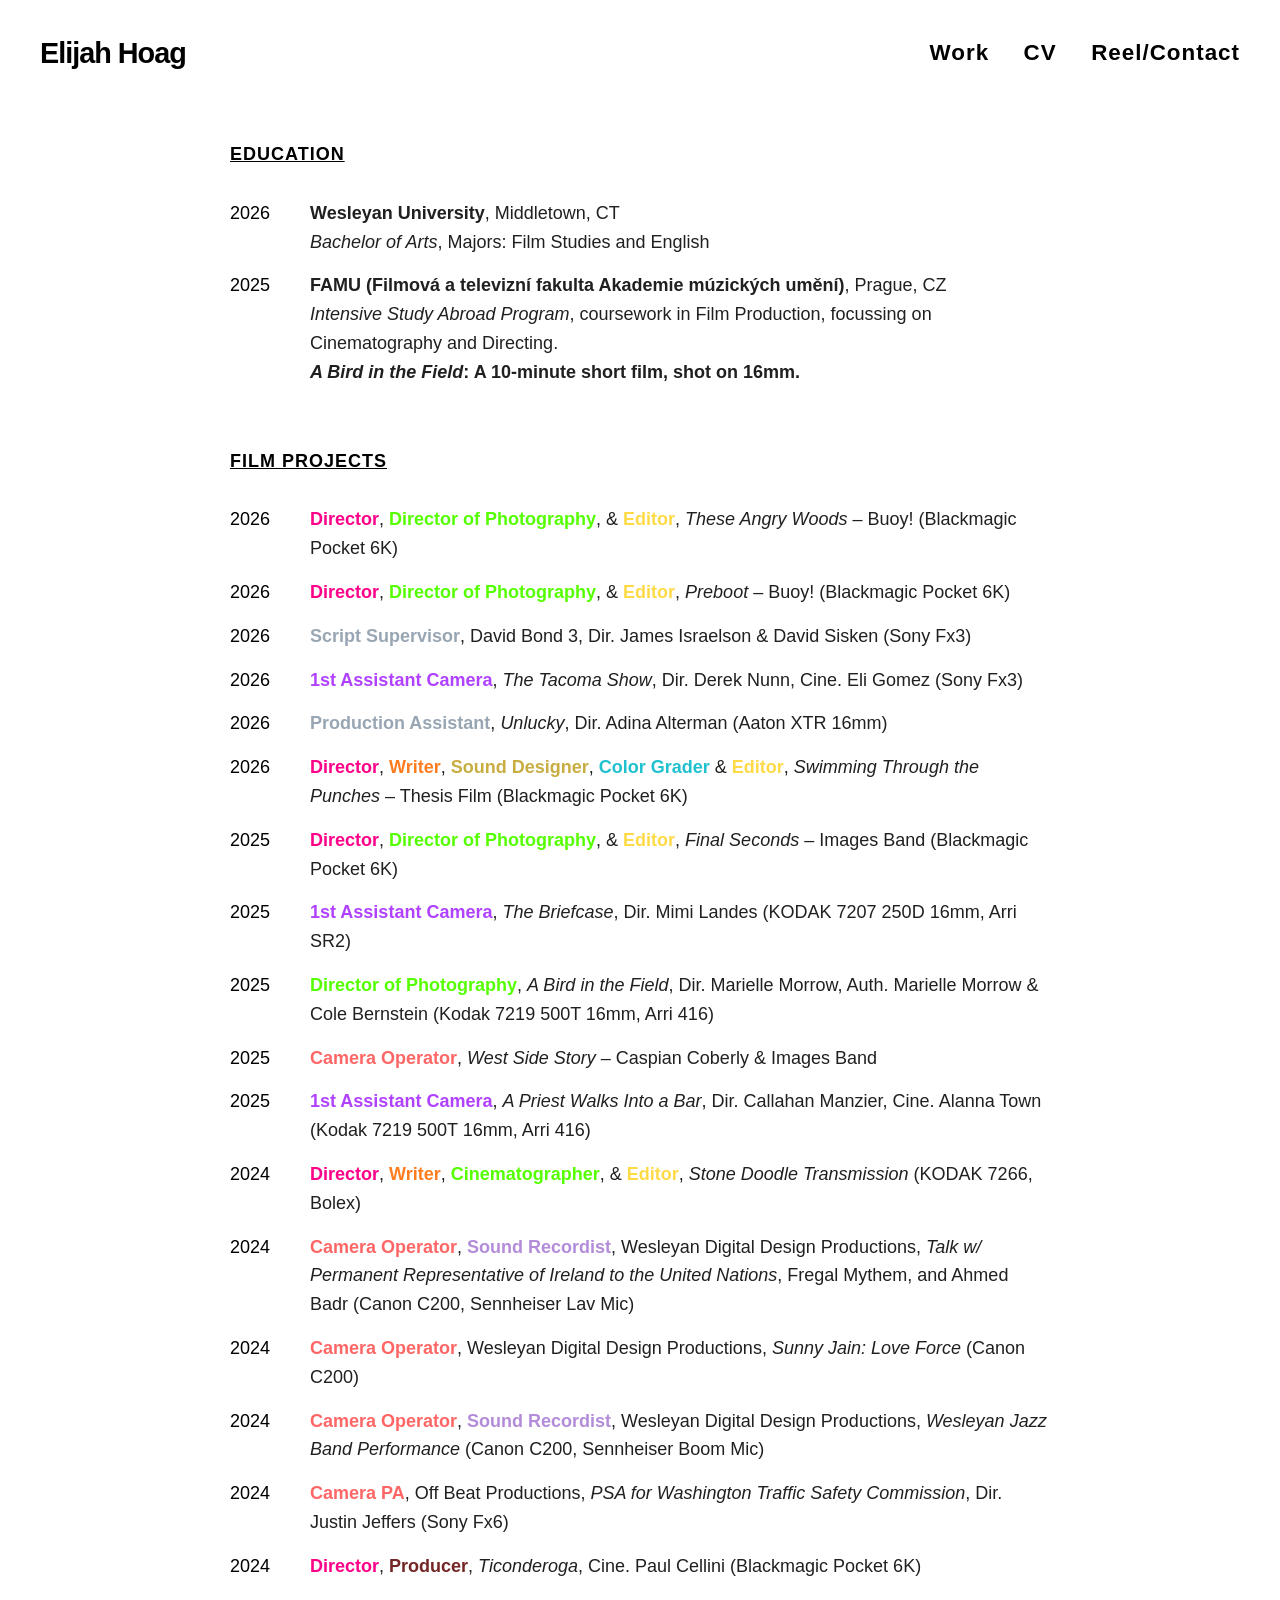
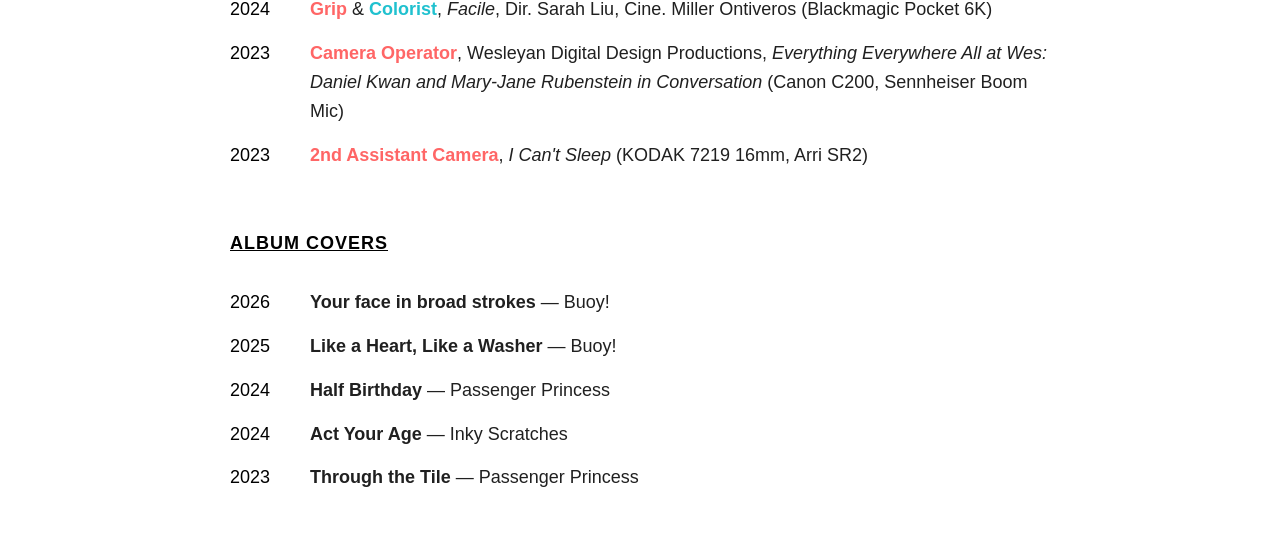
<file: work.html>
<!DOCTYPE html>
<html lang="en">
<head>
    <meta charset="UTF-8">
    <meta name="viewport" content="width=device-width, initial-scale=1.0">
    <title>CV | Elijah Hoag</title>
    <link rel="stylesheet" href="style.css">
</head>
<body>
 
    <nav class="gallery-nav">
        <span class="nav-name">Elijah Hoag</span>
        <div class="nav-links">
            <a href="index.html">Work</a>
            <a href="work.html">CV</a> 
            <a href="info.html">Reel/Contact</a>
        </div>
    </nav>
 
    <main class="work-list-container">
        
        <section class="work-section">
            <h3 class="section-header">EDUCATION</h3>
            <div class="work-row">
                <div class="work-year">2026</div>
                <div class="work-details">
                    <strong>Wesleyan University</strong>, Middletown, CT<br>
                    <em>Bachelor of Arts</em>, Majors: Film Studies and English
                </div>
            </div>
            <div class="work-row">
                <div class="work-year">2025</div>
                <div class="work-details">
                    <strong>FAMU (Filmová a televizní fakulta Akademie múzických umění)</strong>, Prague, CZ<br>
                    <em>Intensive Study Abroad Program</em>, coursework in Film Production, focussing on Cinematography and Directing.<br>
                    <strong><em>A Bird in the Field</em>: A 10-minute short film, shot on 16mm.</strong>
                </div>
            </div>
        </section>
 
        <section class="work-section">
            <h3 class="section-header">FILM PROJECTS</h3>
 
            <div class="work-row">
                <div class="work-year">2026</div>
                <div class="work-details">
                    <strong class="role-director">Director</strong>, <strong class="role-dp">Director of Photography</strong>, & <strong class="role-editor">Editor</strong>, <em>These Angry Woods</em> – Buoy! (Blackmagic Pocket 6K)
                </div>
            </div>

            <div class="work-row">
                <div class="work-year">2026</div>
                <div class="work-details">
                    <strong class="role-director">Director</strong>, <strong class="role-dp">Director of Photography</strong>, & <strong class="role-editor">Editor</strong>, <em>Preboot</em> – Buoy! (Blackmagic Pocket 6K)
                </div>
            </div>

            <div class="work-row">
                <div class="work-year">2026</div>
                <div class="work-details">
                    <strong class="role-production-assistant">Script Supervisor</strong>, David Bond 3, Dir. James Israelson & David Sisken (Sony Fx3)
                </div>
            </div>

            <div class="work-row">
                <div class="work-year">2026</div>
                <div class="work-details">
                    <strong class="role-1st-ac">1st Assistant Camera</strong>, <em>The Tacoma Show</em>, Dir. Derek Nunn, Cine. Eli Gomez (Sony Fx3)
                </div>
            </div>

            <div class="work-row">
                <div class="work-year">2026</div>
                <div class="work-details">
                    <strong class="role-production-assistant">Production Assistant</strong>, <em>Unlucky</em>, Dir. Adina Alterman (Aaton XTR 16mm)
                </div>
            </div>

            <div class="work-row">
                <div class="work-year">2026</div>
                <div class="work-details">
                    <strong class="role-director">Director</strong>, <strong class="role-writer">Writer</strong>, <strong class="role-sound-designer">Sound Designer</strong>, <strong class="role-colorist">Color Grader</strong> & <strong class="role-editor">Editor</strong>, <em>Swimming Through the Punches</em> – Thesis Film (Blackmagic Pocket 6K)
                </div>
            </div>
            
            <div class="work-row">
                <div class="work-year">2025</div>
                <div class="work-details">
                    <strong class="role-director">Director</strong>, <strong class="role-dp">Director of Photography</strong>, & <strong class="role-editor">Editor</strong>, <em>Final Seconds</em> – Images Band (Blackmagic Pocket 6K)
                </div>
            </div>
 
            <div class="work-row">
                <div class="work-year">2025</div>
                <div class="work-details">
                    <strong class="role-1st-ac">1st Assistant Camera</strong>, <em>The Briefcase</em>, Dir. Mimi Landes (KODAK 7207 250D 16mm, Arri SR2)
                </div>
            </div>
 
            <div class="work-row">
                <div class="work-year">2025</div>
                <div class="work-details">
                    <strong class="role-dp">Director of Photography</strong>, <em>A Bird in the Field</em>, Dir. Marielle Morrow, Auth. Marielle Morrow & Cole Bernstein (Kodak 7219 500T 16mm, Arri 416)
                </div>
            </div>
           
            <div class="work-row">
                <div class="work-year">2025</div>
                <div class="work-details">
                    <strong class="role-camera-operator">Camera Operator</strong>, <em>West Side Story</em> – Caspian Coberly & Images Band
                </div>
            </div>
 
            <div class="work-row">
                <div class="work-year">2025</div>
                <div class="work-details">
                    <strong class="role-1st-ac">1st Assistant Camera</strong>, <em>A Priest Walks Into a Bar</em>, Dir. Callahan Manzier, Cine. Alanna Town (Kodak 7219 500T 16mm, Arri 416)
                </div>
            </div>
 
            <div class="work-row">
                <div class="work-year">2024</div>
                <div class="work-details">
                    <strong class="role-director">Director</strong>, <strong class="role-writer">Writer</strong>, <strong class="role-dp">Cinematographer</strong>, & <strong class="role-editor">Editor</strong>, <em>Stone Doodle Transmission</em> (KODAK 7266, Bolex)
                </div>
            </div>
 
            <div class="work-row">
                <div class="work-year">2024</div>
                <div class="work-details">
                    <strong class="role-camera-operator">Camera Operator</strong>, <strong class="role-sound-recordist">Sound Recordist</strong>, Wesleyan Digital Design Productions, <em>Talk w/ Permanent Representative of Ireland to the United Nations</em>, Fregal Mythem, and Ahmed Badr (Canon C200, Sennheiser Lav Mic)
                </div>
            </div>
 
            <div class="work-row">
                <div class="work-year">2024</div>
                <div class="work-details">
                    <strong class="role-camera-operator">Camera Operator</strong>, Wesleyan Digital Design Productions, <em>Sunny Jain: Love Force</em> (Canon C200)
                </div>
            </div>
 
            <div class="work-row">
                <div class="work-year">2024</div>
                <div class="work-details">
                    <strong class="role-camera-operator">Camera Operator</strong>, <strong class="role-sound-recordist">Sound Recordist</strong>, Wesleyan Digital Design Productions, <em>Wesleyan Jazz Band Performance</em> (Canon C200, Sennheiser Boom Mic)
                </div>
            </div>
 
            <div class="work-row">
                <div class="work-year">2024</div>
                <div class="work-details">
                    <strong class="role-camera-operator">Camera PA</strong>, Off Beat Productions, <em>PSA for Washington Traffic Safety Commission</em>, Dir. Justin Jeffers (Sony Fx6)
                </div>
            </div>
 
            <div class="work-row">
                <div class="work-year">2024</div>
                <div class="work-details">
                    <strong class="role-director">Director</strong>, <strong class="role-producer">Producer</strong>, <em>Ticonderoga</em>, Cine. Paul Cellini (Blackmagic Pocket 6K)
                </div>
            </div>
 
            <div class="work-row">
                <div class="work-year">2024</div>
                <div class="work-details">
                    <strong class="role-camera-operator">Grip</strong> & <strong class="role-colorist">Colorist</strong>, <em>Facile</em>, Dir. Sarah Liu, Cine. Miller Ontiveros (Blackmagic Pocket 6K)
                </div>
            </div>
 
            <div class="work-row">
                <div class="work-year">2023</div>
                <div class="work-details">
                    <strong class="role-camera-operator">Camera Operator</strong>, Wesleyan Digital Design Productions, <em>Everything Everywhere All at Wes: Daniel Kwan and Mary-Jane Rubenstein in Conversation</em> (Canon C200, Sennheiser Boom Mic)
                </div>
            </div>
 
            <div class="work-row">
                <div class="work-year">2023</div>
                <div class="work-details">
                    <strong class="role-camera-operator">2nd Assistant Camera</strong>, <em>I Can't Sleep</em> (KODAK 7219 16mm, Arri SR2)
                </div>
            </div>
        </section>
 
        <section class="work-section">
            <h3 class="section-header">ALBUM COVERS</h3>
 
            <div class="work-row">
                <div class="work-year">2026</div>
                <div class="work-details">
                    <strong>Your face in broad strokes</strong> — Buoy!
                </div>
            </div>
 
            <div class="work-row">
                <div class="work-year">2025</div>
                <div class="work-details">
                    <strong>Like a Heart, Like a Washer</strong> — Buoy!
                </div>
            </div>
 
            <div class="work-row">
                <div class="work-year">2024</div>
                <div class="work-details">
                    <strong>Half Birthday</strong> — Passenger Princess
                </div>
            </div>
 
            <div class="work-row">
                <div class="work-year">2024</div>
                <div class="work-details">
                    <strong>Act Your Age</strong> — Inky Scratches
                </div>
            </div>
 
            <div class="work-row">
                <div class="work-year">2023</div>
                <div class="work-details">
                    <strong>Through the Tile</strong> — Passenger Princess
                </div>
            </div>
        </section>
 
    </main>
 
</body>
</html>
</file>
<file: style.css>
/* --- 1. GLOBAL STYLES --- */
* {
    margin: 0;
    padding: 0;
    box-sizing: border-box;
}
 
body {
    font-family: 'Helvetica', Arial, sans-serif;
    background-color: #ffffff;
    color: #000000;
    line-height: 1.6;
    -webkit-font-smoothing: antialiased;
}
 
/* --- 2. Shared Naivgation --- */
 
.gallery-nav {
    position: fixed;
    top: 0;
    width: 100%;
    display: flex;
    justify-content: space-between;
    align-items: center;
    padding: 30px 40px;
    background-color: #ffffff; 
    z-index: 1000; 
}
 
.nav-name {
    font-size: 1.8rem;
    font-weight: 700;
    text-decoration: none;
    color: #000;
    letter-spacing: -1px;
}
 
.nav-links a {
    text-decoration: none;
    color: #000; /* Ensured pure black */
    margin-left: 30px;
    font-size: 1.4rem;
    font-weight: 700; /* Updated to match name's boldness */
    letter-spacing: 1px;
    transition: opacity 0.3s ease;
    opacity: 1; /* Removes any graying effect in the default state */
}
 
.nav-links a:hover {
    opacity: 0.5; /* Retains the visual feedback on hover */
}
 
/* --- 3. SPLASH PAGE (index.html) --- */
.splash-container {
    height: 100vh;
    width: 100%;
    display: flex;
    justify-content: center;
    align-items: center;
    /* Restore your background image here */
    background: linear-gradient(rgba(0,0,0,0.05), rgba(0,0,0,0.05)), 
                url('Splash_background.png') no-repeat center center;
    background-size: cover;
    text-align: center;
}
 
.splash-link {
    text-decoration: none;
    color: #000;
}
 
.splash-title {
    font-size: 5rem;
    font-weight: 700;
    /* Tight initial spacing */
    letter-spacing: 2px; 
    text-transform: none;
    transition: all 0.8s cubic-bezier(0.19, 1, 0.22, 1);
    cursor: pointer;
}
 
/* The hover effect on the name itself */
.splash-link:hover .splash-title {
    letter-spacing: 4px; /* The expansion as you hover */
    opacity: 0.6; /* Subtle fade to signal it's clickable */
}
 
/* Ensure it stacks correctly on mobile */
@media (max-width: 768px) {
    .splash-title {
        font-size: 3rem;
        letter-spacing: -2px;
    }
}
 
/* --- 4. FILM PAGE (gallery.html) --- */
.project-room {
    margin-top: 120px;
    margin-bottom: 100px;
    padding: 0 40px;
}
 
.video-link {
    text-decoration: none;
    display: block;
    cursor: pointer;
}
 
.work-display {
    width: 100%;
    max-width: 1200px;
    margin: 0 auto;
    overflow: hidden;
    border-radius: 2px;
}
 
.project-video {
    width: 100%;
    height: auto;
    display: block;
    box-shadow: 0 20px 40px rgba(0,0,0,0.1);
    transition: transform 0.4s cubic-bezier(0.25, 1, 0.5, 1);
}
 
.video-link:hover .project-video {
    transform: scale(1.02);
}
 
.project-content {
    max-width: 1200px;
    margin: 4px auto 0;
    font-size: 0.95rem;
    font-weight: 300;
    color: #333;
}
 
.project-logline {
    margin-top: 3.2px;
    font-size: 1.1rem;
    font-weight: 380;
    color: #000;
}
 
/* --- 5. CV PAGE (work.html) --- */
.work-list-container {
    margin-top: 140px;
    padding: 0 40px;
    max-width: 900px;
    margin-left: auto;
    margin-right: auto;
    font-size: 1.125rem; /* one step up from the inherited 1rem default; work-year/work-details pick this up automatically */
}
 
.work-section {
    margin-bottom: 60px;
}
 
.section-header {
    font-size: 1.125rem; /* matches .work-list-container's new size, since this rule doesn't inherit it */
    font-weight: 700;
    text-decoration: underline;
    margin-bottom: 30px;
    letter-spacing: 1px;
    text-transform: uppercase;
}
 
.work-row {
    display: grid;
    grid-template-columns: 80px 1fr; 
    margin-bottom: 15px;
}
 
.work-year { font-weight: 400; color: #000; }
.work-details { font-weight: 400; color: #202020; }
.work-details strong { font-weight: 700; }
.work-details em { font-style: italic; }

/* Role color-coding, ordered by importance (Director = most important
   down to Production Assistant = least). Each color is written as
   hsl(hue, saturation%, lightness%):
     - hue picks the color family
     - saturation and lightness control how "loud" or "quiet" it reads
   Sound Designer and Sound Recordist echo Editor's and 1st AC's hues
   at lower saturation, tuned to match the brighter palette below.
   Camera Operator and Producer now sit on their own hue (red) rather
   than echoing Director/DP -- flagged in chat in case that wasn't
   intentional. Tweak any single number to retune that role alone. */
.role-director        { color: hsl(328, 100%, 50%); }  /* hot pink -- most important */
.role-dp               { color: hsl(100, 100%, 50%); }  /* highlighter green */
.role-editor            { color: hsl(48, 100%, 64%); }   /* gold */
.role-1st-ac            { color: hsl(275, 100%, 63%); }  /* purple */
.role-writer             { color: hsl(25, 100%, 56%); }  /* orange */
.role-colorist           { color: hsl(185, 73%, 47%); } /* teal */
.role-camera-operator    { color: hsl(0, 100%, 70%); } /* light red/coral */
.role-producer           { color: hsl(0, 51%, 30%); } /* dark maroon */
.role-sound-designer     { color: hsl(48, 55%, 52%); }  /* mustard, brightened to match the new gold */
.role-sound-recordist    { color: hsl(270, 50%, 70%); } /* lavender, brightened to match the new purple */
.role-production-assistant { color: hsl(210, 15%, 65%); } /* faded slate blue -- restored, still the floor */
 
/* --- 6. ABOUT PAGE (info.html) --- */
.about-container {
    margin-top: 150px;
    margin-bottom: 40px;
    display: flex;
    max-width: 1200px;
    margin-left: auto;
    margin-right: auto;
    padding: 0 40px;
    gap: 80px;
    height: calc(100vh - 190px); /* fits the pane below the fixed nav so it doesn't grow the page */
}
 
.about-image { flex: 0 0 40%; height: 100%; } /* 40% Width as requested, pinned to the pane height */
.about-text {
    flex: 0 0 60%;
    display: flex;
    flex-direction: column;
    height: 100%;
    overflow-y: auto; /* right column scrolls independently */
    padding-right: 16px; /* keeps text clear of the scrollbar */
}

/* Subtle, on-brand scrollbar for the right column */
.about-text {
    scrollbar-width: thin;
    scrollbar-color: rgba(0,0,0,0.25) transparent;
}
.about-text::-webkit-scrollbar { width: 6px; }
.about-text::-webkit-scrollbar-track { background: transparent; }
.about-text::-webkit-scrollbar-thumb {
    background-color: rgba(0,0,0,0.25);
    border-radius: 3px;
}
 
.about-image img {
    width: 100%;
    height: 100%;
    object-fit: cover; /* fills the pinned column height, cropping slightly rather than distorting */
    display: block;
    filter: grayscale(15%);
}
 
.bio-copy {
    margin-top: 0; /* was "auto" — that pushed the bio down to soak up leftover space in the pane */
}

.bio-extra {
    padding-top: 6px;
}
 
.about-video-link {
    display: block;
    cursor: pointer;
}

.video-links {
    margin-top: 8px;
    margin-bottom: 10px;
}
 
.about-video-frame {
    overflow: hidden;
    border-radius: 2px;
}
 
.about-video {
    width: 100%;
    height: 100%;
    object-fit: cover; /* fills the frame set by JS, cropping edges rather than stretching the footage */
    display: block;
}
 
.about-text p {
    font-size: 1.1rem;
    line-height: 1.7;
    margin-bottom: 10px;
    font-weight: 300;
}
 
.email-display {
    font-size: 1rem;
    margin-bottom: 5px;
}
 
.email-display strong {
    font-weight: 700; /* Bolding the word "email" */
}
 
.contact-info a {
    display: inline-block;
    margin-right: 25px;
    margin-top: 4px;
    text-decoration: none;
    color: #000;
    font-weight: 600;
    transition: opacity 0.3s ease;
}
 
.contact-info a:hover {
    opacity: 0.5; /* Keeps the visual feedback since the underline is gone */
}
 
/* --- 7. RESPONSIVE DESIGN (Mobile) --- */
@media (max-width: 768px) {
    .gallery-nav { padding: 20px; }
    .nav-name { font-size: 1.4rem; }
    .nav-links a { margin-left: 15px; font-size: 0.9rem; }
 
    .about-container {
        flex-direction: column;
        margin-top: 100px;
        gap: 40px;
        padding: 0 20px;
        height: auto; /* let the stacked layout grow with the page instead of scrolling internally */
    }
    .about-image, .about-text {
        flex: 0 0 100%;
        height: auto;
        overflow-y: visible;
        padding-right: 0;
    }
    .about-image img { height: auto; object-fit: unset; } /* show the full portrait, uncropped, when stacked */
    
    .work-row { grid-template-columns: 60px 1fr; }
    .splash-title { font-size: 2.5rem; }
}
</file>
